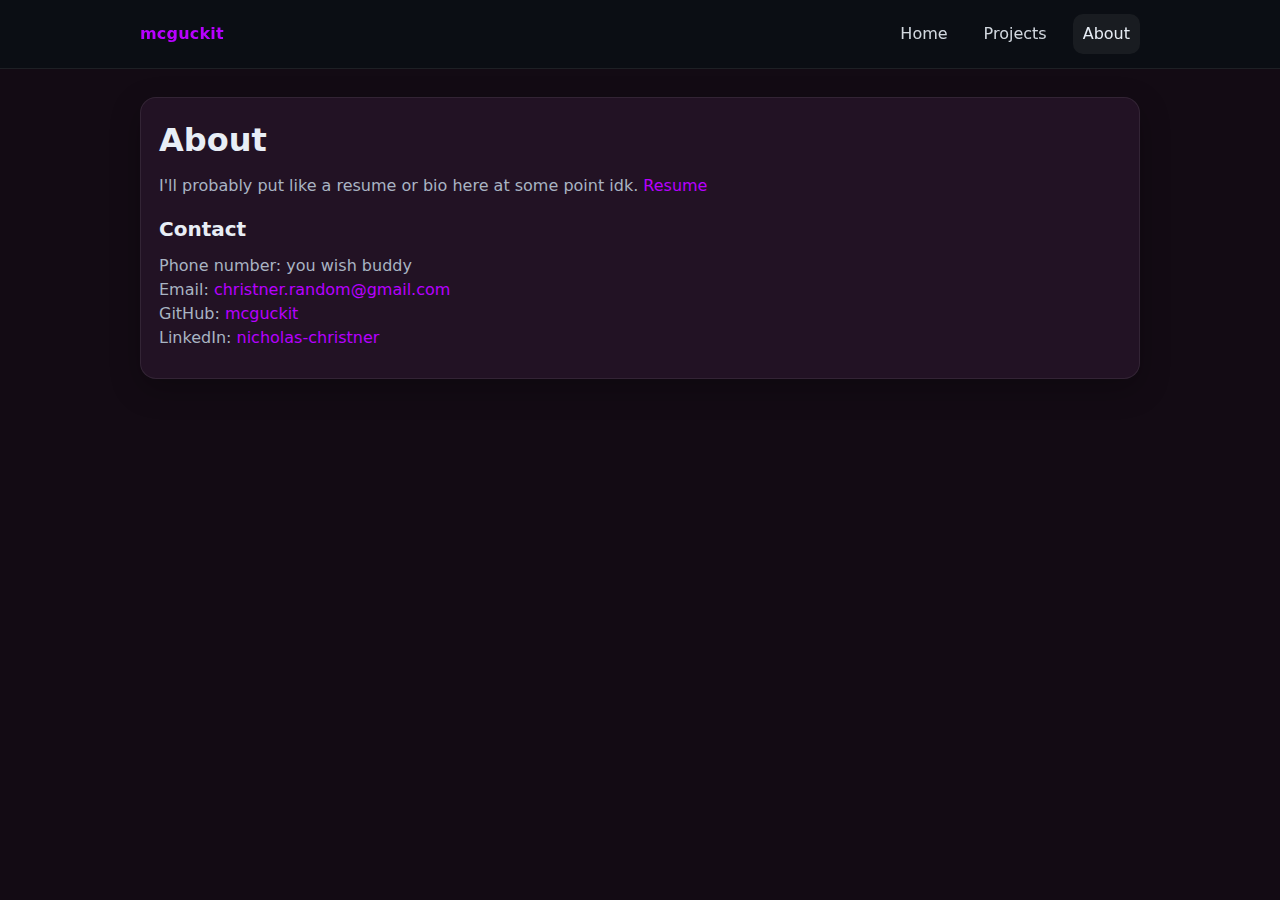
<file: about.html>
<!doctype html>
<html lang="en">
<head>
  <meta charset="utf-8" />
  <meta name="viewport" content="width=device-width, initial-scale=1" />
  <title>McGuckit | About</title>
  <link rel="stylesheet" href="css/style.css" />
</head>
<body>
  <header class="nav">
    <div class="nav-inner">
      <div class="brand"><a href="index.html">mcguckit</a></div>
      <nav class="nav-links">
        <a href="index.html">Home</a>
        <a href="projects.html">Projects</a>
        <a class="active" href="about.html">About</a>
      </nav>
    </div>
  </header>

  <main class="container">
    <div class="card">
      <h1>About</h1>
      <p>
        I'll probably put like a resume or bio here at some point idk.
        <a href="assets/resume.pdf">Resume</a>
      </p>

      <h2 style="margin-top: 16px;">Contact</h2>
      <p>
        Phone number: you wish buddy<br />
        Email: <a href="mailto:christner.random@gmail.com">christner.random@gmail.com</a><br />
        GitHub: <a href="https://github.com/mcguckit" target="_blank" rel="noopener">mcguckit</a><br />
        LinkedIn: <a href="https://www.linkedin.com/in/nicholas-christner/" target="_blank" rel="noopener">nicholas-christner</a>
      </p>
    </div>
  </main>
</body>
</html>
</file>
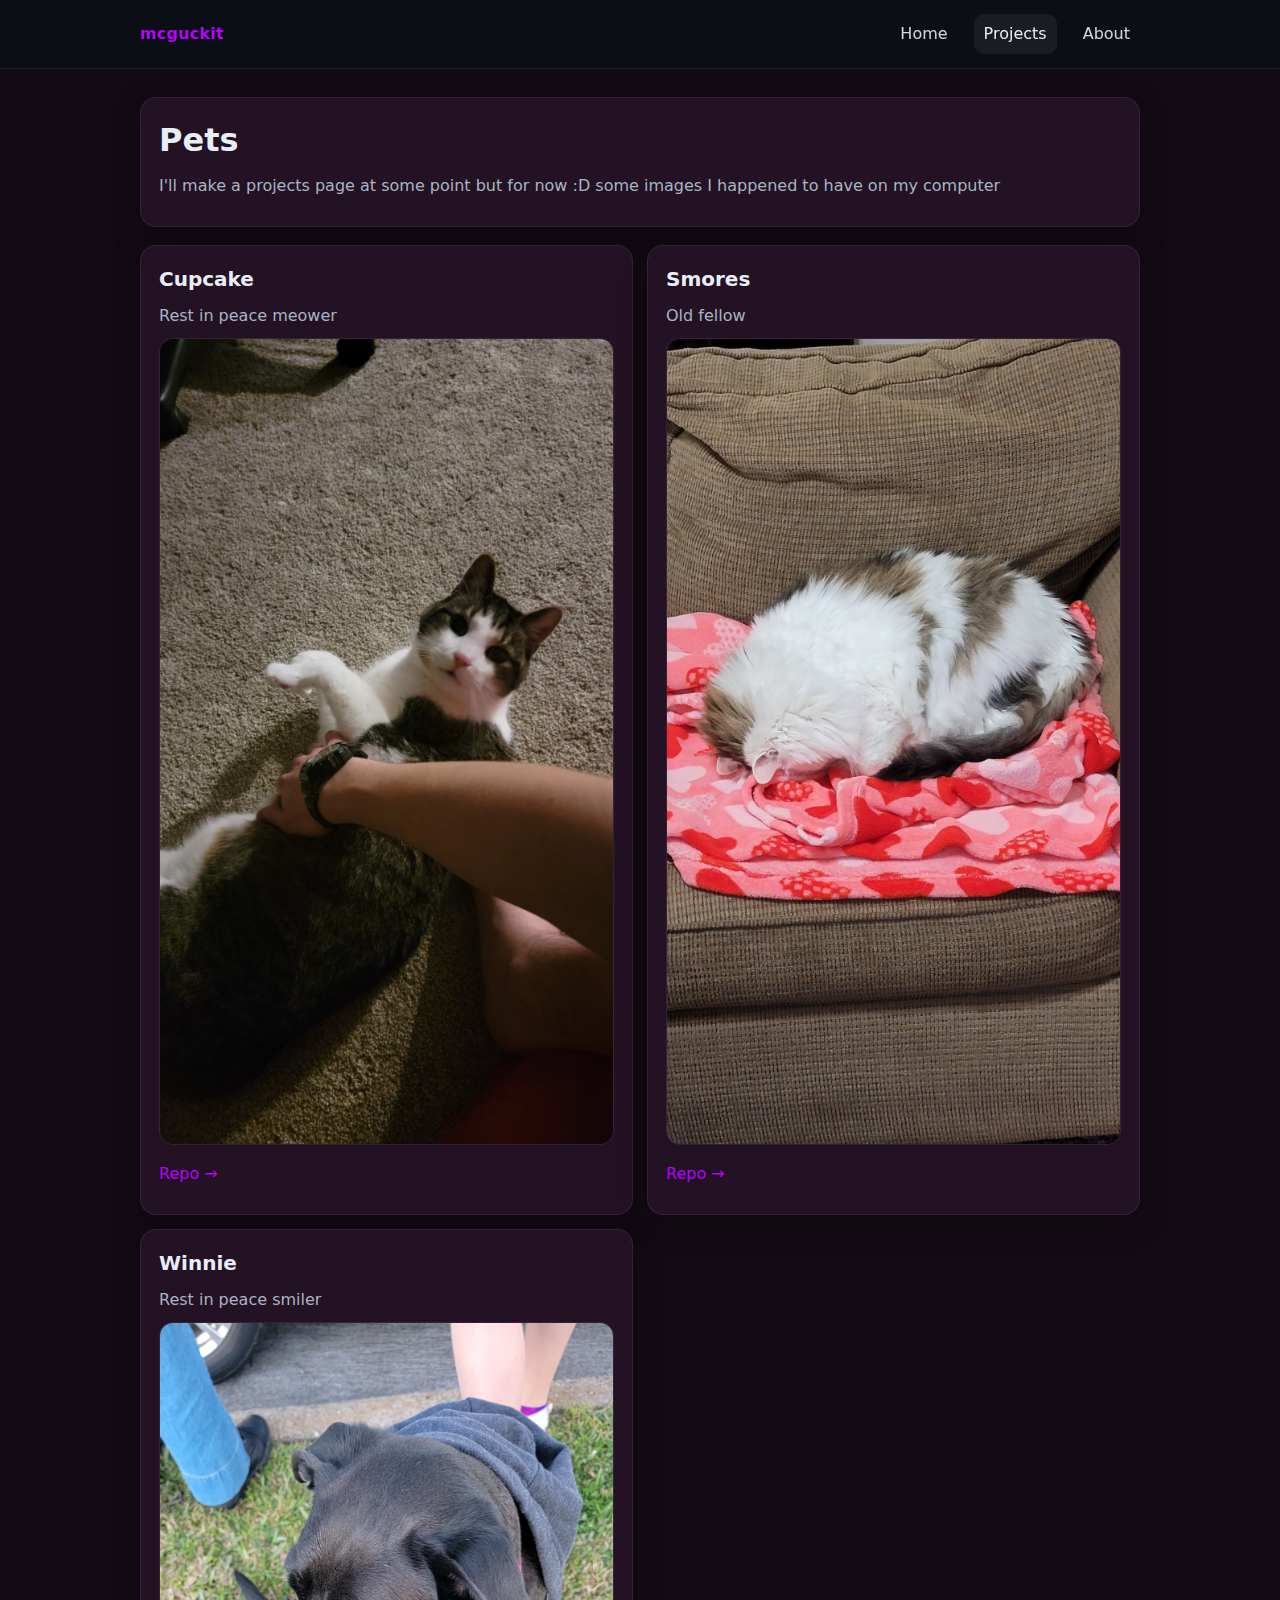
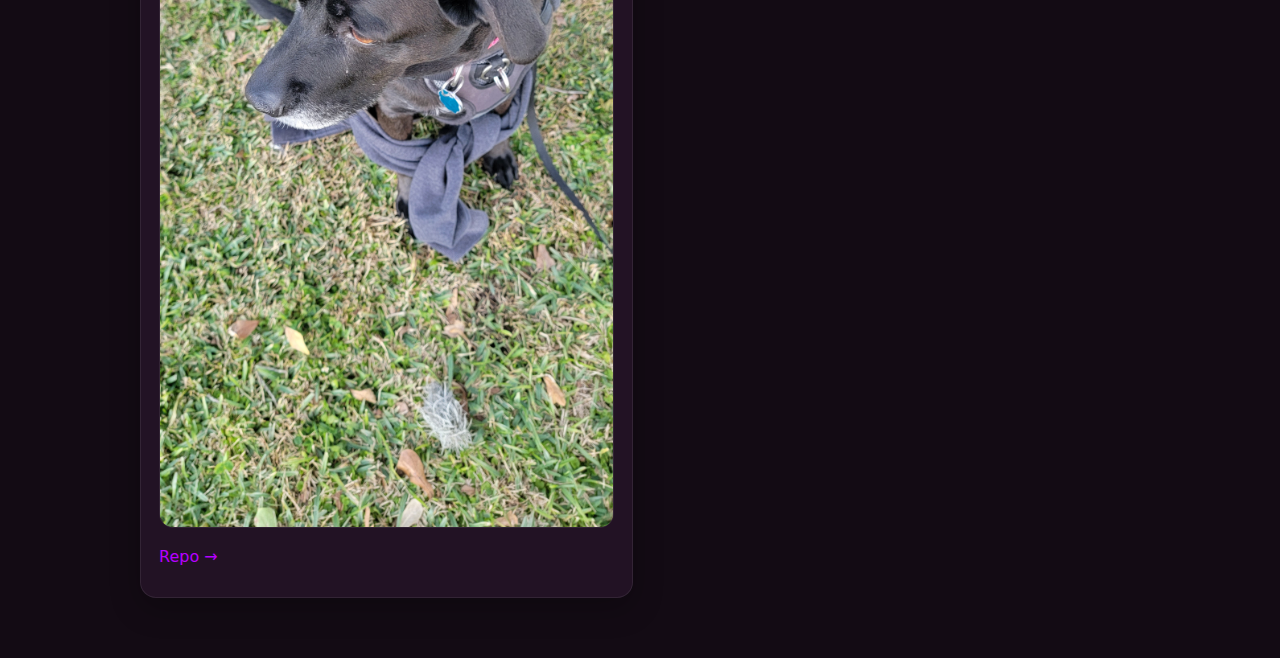
<file: projects.html>
<!doctype html>
<html lang="en">
<head>
  <meta charset="utf-8" />
  <meta name="viewport" content="width=device-width, initial-scale=1" />
  <title>McGuckit | Projects</title>
  <link rel="stylesheet" href="css/style.css" />
</head>
<body>
  <header class="nav">
    <div class="nav-inner">
      <div class="brand"><a href="index.html">mcguckit</a></div>
      <nav class="nav-links">
        <a href="index.html">Home</a>
        <a class="active" href="projects.html">Projects</a>
        <a href="about.html">About</a>
      </nav>
    </div>
  </header>

  <main class="container">
    <div class="card">
      <h1>Pets</h1>
      <p>I'll make a projects page at some point but for now :D some images I happened to have on my computer</p>
    </div>

    <section style="margin-top: 18px;" class="grid">
      <div class="card">
        <h2>Cupcake</h2>
        <p>Rest in peace meower</p>
        <img class="media" src="assets/cup.jpg" alt="Project 1 image" />
        <p>
          <a href="https://github.com/mcguckit/REPO_NAME" target="_blank" rel="noopener">
            Repo →
          </a>
        </p>
      </div>

      <div class="card">
        <h2>Smores</h2>
        <p>Old fellow</p>
        <img class="media" src="assets/smor.jpg" alt="Project 2 image" />
        <p>
          <a href="https://github.com/mcguckit" target="_blank" rel="noopener">
            Repo →
          </a>
        </p>
      </div>

      <div class="card">
        <h2>Winnie</h2>
        <p>Rest in peace smiler</p>
        <img class="media" src="assets/winrar.jpg" alt="Project 3 image" />
        <p>
          <a href="https://github.com/mcguckit" target="_blank" rel="noopener">
            Repo →
          </a>
        </p>
      </div>
    </section>
  </main>
</body>
</html>
</file>
<file: css/style.css>
:root {
  --bg: #130b14;
  --card: #221224;
  --text: #e8eef6;
  --muted: #a9b4c3;
  --accent: #b700ff;
  --border: rgba(255,255,255,0.08);
}

* { box-sizing: border-box; }
html, body { margin: 0; padding: 0; }
body {
  font-family: system-ui, -apple-system, Segoe UI, Roboto, Arial, sans-serif;
  background: var(--bg);
  color: var(--text);
  line-height: 1.5;
}

a { color: var(--accent); text-decoration: none; }
a:hover { text-decoration: underline; }

.container {
  width: min(1000px, 92vw);
  margin: 0 auto;
  padding: 28px 0 60px;
}

.nav {
  position: sticky;
  top: 0;
  background: rgba(11,15,20,0.85);
  backdrop-filter: blur(10px);
  border-bottom: 1px solid var(--border);
  z-index: 10;
}
.nav-inner {
  width: min(1000px, 92vw);
  margin: 0 auto;
  display: flex;
  align-items: center;
  justify-content: space-between;
  padding: 14px 0;
}
.brand {
  font-weight: 700;
  letter-spacing: 0.2px;
}
.nav-links {
  display: flex;
  gap: 16px;
  align-items: center;
}
.nav-links a {
  color: var(--text);
  opacity: 0.9;
  padding: 8px 10px;
  border-radius: 10px;
}
.nav-links a.active, .nav-links a:hover {
  background: rgba(255,255,255,0.06);
  text-decoration: none;
  opacity: 1;
}

.hero {
  display: grid;
  grid-template-columns: 1.2fr 0.8fr;
  gap: 18px;
  align-items: start;
}
@media (max-width: 820px) {
  .hero { grid-template-columns: 1fr; }
}

.card {
  background: var(--card);
  border: 1px solid var(--border);
  border-radius: 16px;
  padding: 18px;
  box-shadow: 0 10px 30px rgba(0,0,0,0.25);
}

h1 { font-size: 2rem; margin: 0 0 10px; }
h2 { font-size: 1.25rem; margin: 0 0 10px; }
p { margin: 10px 0; color: var(--muted); }

.pill {
  display: inline-block;
  padding: 6px 10px;
  border-radius: 999px;
  background: rgba(106,169,255,0.12);
  border: 1px solid rgba(106,169,255,0.25);
  color: var(--text);
  font-size: 0.9rem;
  margin-right: 8px;
  margin-top: 8px;
}

.grid {
  display: grid;
  grid-template-columns: repeat(2, 1fr);
  gap: 14px;
}
@media (max-width: 820px) {
  .grid { grid-template-columns: 1fr; }
}

.media {
  width: 100%;
  border-radius: 14px;
  border: 1px solid var(--border);
}

.embed {
  position: relative;
  width: 100%;
  aspect-ratio: 16 / 9;
  border-radius: 14px;
  overflow: hidden;
  border: 1px solid var(--border);
}
.embed iframe {
  position: absolute;
  inset: 0;
  width: 100%;
  height: 100%;
  border: 0;
}

.footer {
  margin-top: 26px;
  color: var(--muted);
  font-size: 0.9rem;
  opacity: 0.9;
}
</file>
